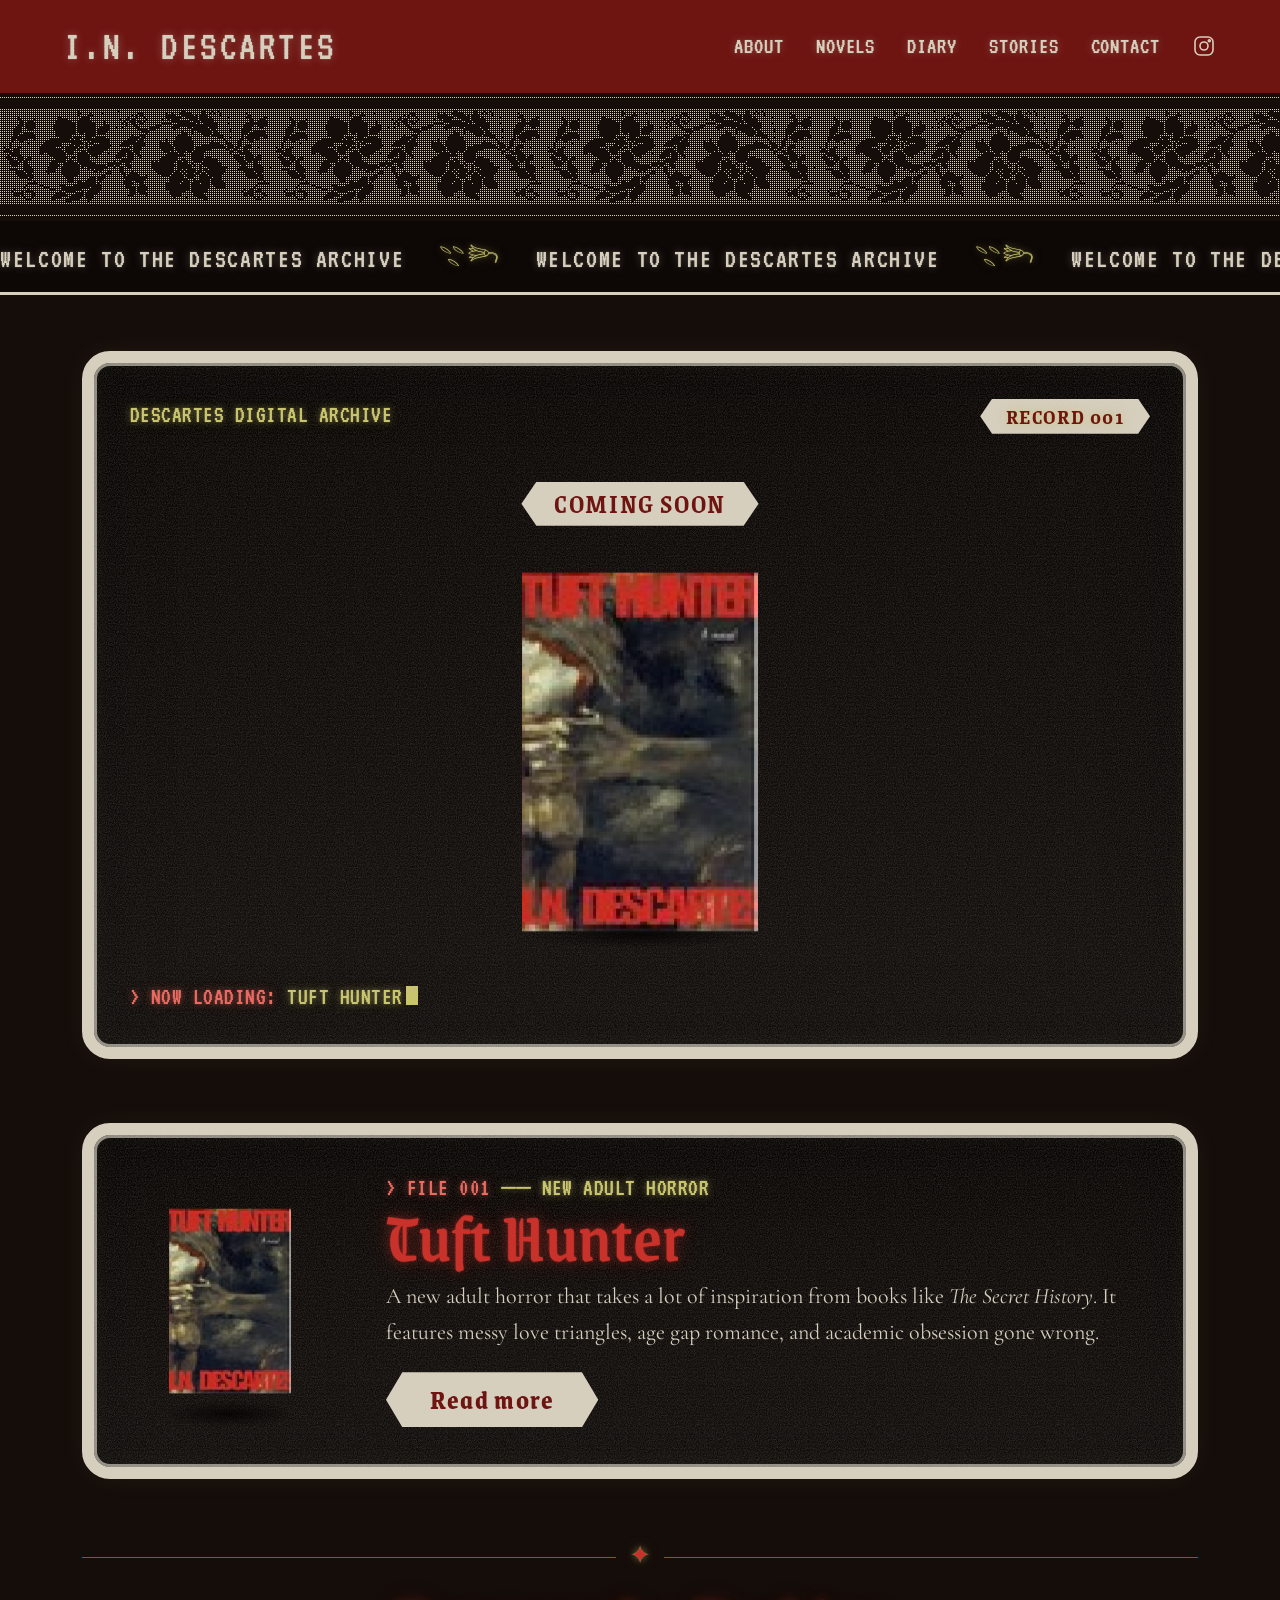
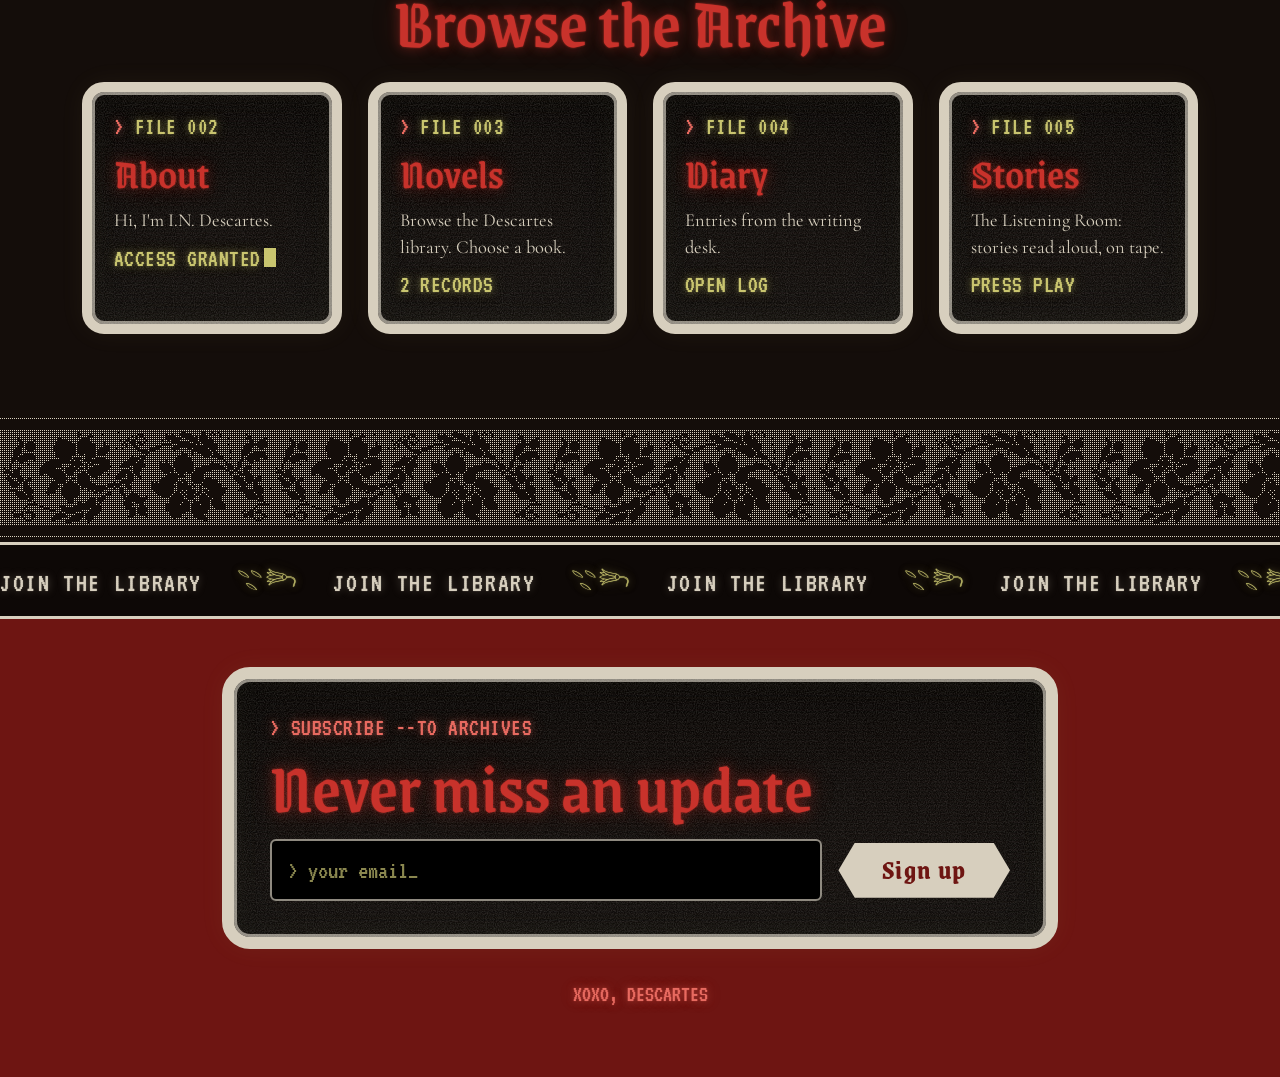
<file: index.html>
<!DOCTYPE html>
<html lang="en">
<head>
<meta charset="UTF-8">
<meta name="viewport" content="width=device-width, initial-scale=1.0">
<title>I.N. Descartes — The Descartes Library</title>
<link rel="preconnect" href="https://fonts.googleapis.com">
<link rel="preconnect" href="https://fonts.gstatic.com" crossorigin>
<link rel="stylesheet" href="assets/archive/archive.css">
<link rel="icon" type="image/png" href="assets/favicon.png">
</head>
<body>

<nav class="site-nav">
  <a class="brand" href="index.html">I.N. Descartes</a>
  <div class="socials">
    <ul>
      <li><a href="about.html">About</a></li>
      <li><a href="novels.html">Novels</a></li>
      <li><a href="diary.html">Diary</a></li>
      <li><a href="stories.html">Stories</a></li>
      <li><a href="contact.html">Contact</a></li>
    </ul>
    <a class="instagram" href="https://www.instagram.com/imani_thee_writer/" target="_blank" rel="noopener" aria-label="Instagram">
      <svg viewBox="0 0 24 24" fill="none" stroke="currentColor" stroke-width="1.6"><rect x="3" y="3" width="18" height="18" rx="5"/><circle cx="12" cy="12" r="4"/><circle cx="17.3" cy="6.7" r="1"/></svg>
    </a>
  </div>
</nav>
<div class="lace" aria-hidden="true"></div>
<div class="ticker" aria-hidden="true"><span class="ticker-track">welcome to the descartes archive <span class="g">𓇢𓆸</span> welcome to the descartes archive <span class="g">𓇢𓆸</span> welcome to the descartes archive <span class="g">𓇢𓆸</span> welcome to the descartes archive <span class="g">𓇢𓆸</span> welcome to the descartes archive <span class="g">𓇢𓆸</span> welcome to the descartes archive <span class="g">𓇢𓆸</span> welcome to the descartes archive <span class="g">𓇢𓆸</span> welcome to the descartes archive <span class="g">𓇢𓆸</span> welcome to the descartes archive <span class="g">𓇢𓆸</span> welcome to the descartes archive <span class="g">𓇢𓆸</span> </span></div>

<main>
  <section class="hero crt fade-in">
    <div class="bar term"><span>Descartes Digital Archive</span><span class="tag">Record 001</span></div>
    <div class="hero-stage">
      <span class="tag" style="font-size:1.7rem">coming soon</span>
      <div class="stage"><div class="book"><div class="face front"></div><div class="face back"></div><div class="face spine"></div><div class="face pages"></div></div><div class="shadow"></div></div>
    </div>
    <div class="term"><span class="p">&gt; now loading:</span> tuft hunter<span class="cursor" aria-hidden="true"></span></div>
  </section>

  <section class="crt novel fade-in">
    <div class="stage"><div class="book mini"><div class="face front"></div><div class="face back"></div><div class="face spine"></div><div class="face pages"></div></div><div class="shadow" style="width:130px;margin-left:-65px"></div></div>
    <div>
      <div class="term"><span class="p">&gt; file 001</span> ── new adult horror</div>
      <h2>Tuft Hunter</h2>
      <p>A new adult horror that takes a lot of inspiration from books like <em>The Secret History</em>. It features messy love triangles, age gap romance, and academic obsession gone wrong.</p>
      <a class="btn" href="novels.html">Read more</a>
    </div>
  </section>

  <section class="fade-in">
    <div class="rule term">✦</div>
    <h2 class="index-title" style="margin:18px 0 26px">Browse the Archive</h2>
    <div class="grid">
      <a class="crt file" href="about.html"><span class="term"><span class="p">&gt;</span> file 002</span><h3>About</h3><p>Hi, I'm I.N. Descartes.</p><span class="term">access granted<span class="cursor" aria-hidden="true"></span></span></a>
      <a class="crt file" href="novels.html"><span class="term"><span class="p">&gt;</span> file 003</span><h3>Novels</h3><p>Browse the Descartes library. Choose a book.</p><span class="term">2 records</span></a>
      <a class="crt file" href="diary.html"><span class="term"><span class="p">&gt;</span> file 004</span><h3>Diary</h3><p>Entries from the writing desk.</p><span class="term">open log</span></a>
      <a class="crt file" href="stories.html"><span class="term"><span class="p">&gt;</span> file 005</span><h3>Stories</h3><p>The Listening Room: stories read aloud, on tape.</p><span class="term">press play</span></a>
    </div>
  </section>
</main>

<footer>
  <div class="lace" aria-hidden="true"></div>
  <div class="ticker" aria-hidden="true" style="border-top:3px solid var(--bone)"><span class="ticker-track" style="animation-duration:14s">join the library <span class="g">𓇢𓆸</span> join the library <span class="g">𓇢𓆸</span> join the library <span class="g">𓇢𓆸</span> join the library <span class="g">𓇢𓆸</span> join the library <span class="g">𓇢𓆸</span> join the library <span class="g">𓇢𓆸</span> join the library <span class="g">𓇢𓆸</span> join the library <span class="g">𓇢𓆸</span> join the library <span class="g">𓇢𓆸</span> join the library <span class="g">𓇢𓆸</span> join the library <span class="g">𓇢𓆸</span> join the library <span class="g">𓇢𓆸</span> </span></div>
  <div class="foot">
    <div class="crt">
      <div class="term"><span class="p">&gt; subscribe --to archives</span></div>
      <h2 style="margin-top:12px">Never miss an update</h2>
      <form class="signup" action="#" method="post">
        <label class="visually-hidden" for="signup-email">Email address</label>
        <input type="email" id="signup-email" name="email" placeholder="&gt; your email_" required>
        <button class="btn" type="submit">Sign up</button>
      </form>
    </div>
    <p class="signoff">xoxo, descartes</p>
  </div>
</footer>

<script src="script.js"></script>
<script src="assets/archive/archive.js"></script>
<script src="https://identity.netlify.com/v1/netlify-identity-widget.js"></script>
<script>
  if (window.netlifyIdentity) {
    window.netlifyIdentity.on("init", function (user) {
      if (!user) {
        window.netlifyIdentity.on("login", function () {
          document.location.href = "/admin/";
        });
      }
    });
  }
</script>
</body>
</html>
</file>
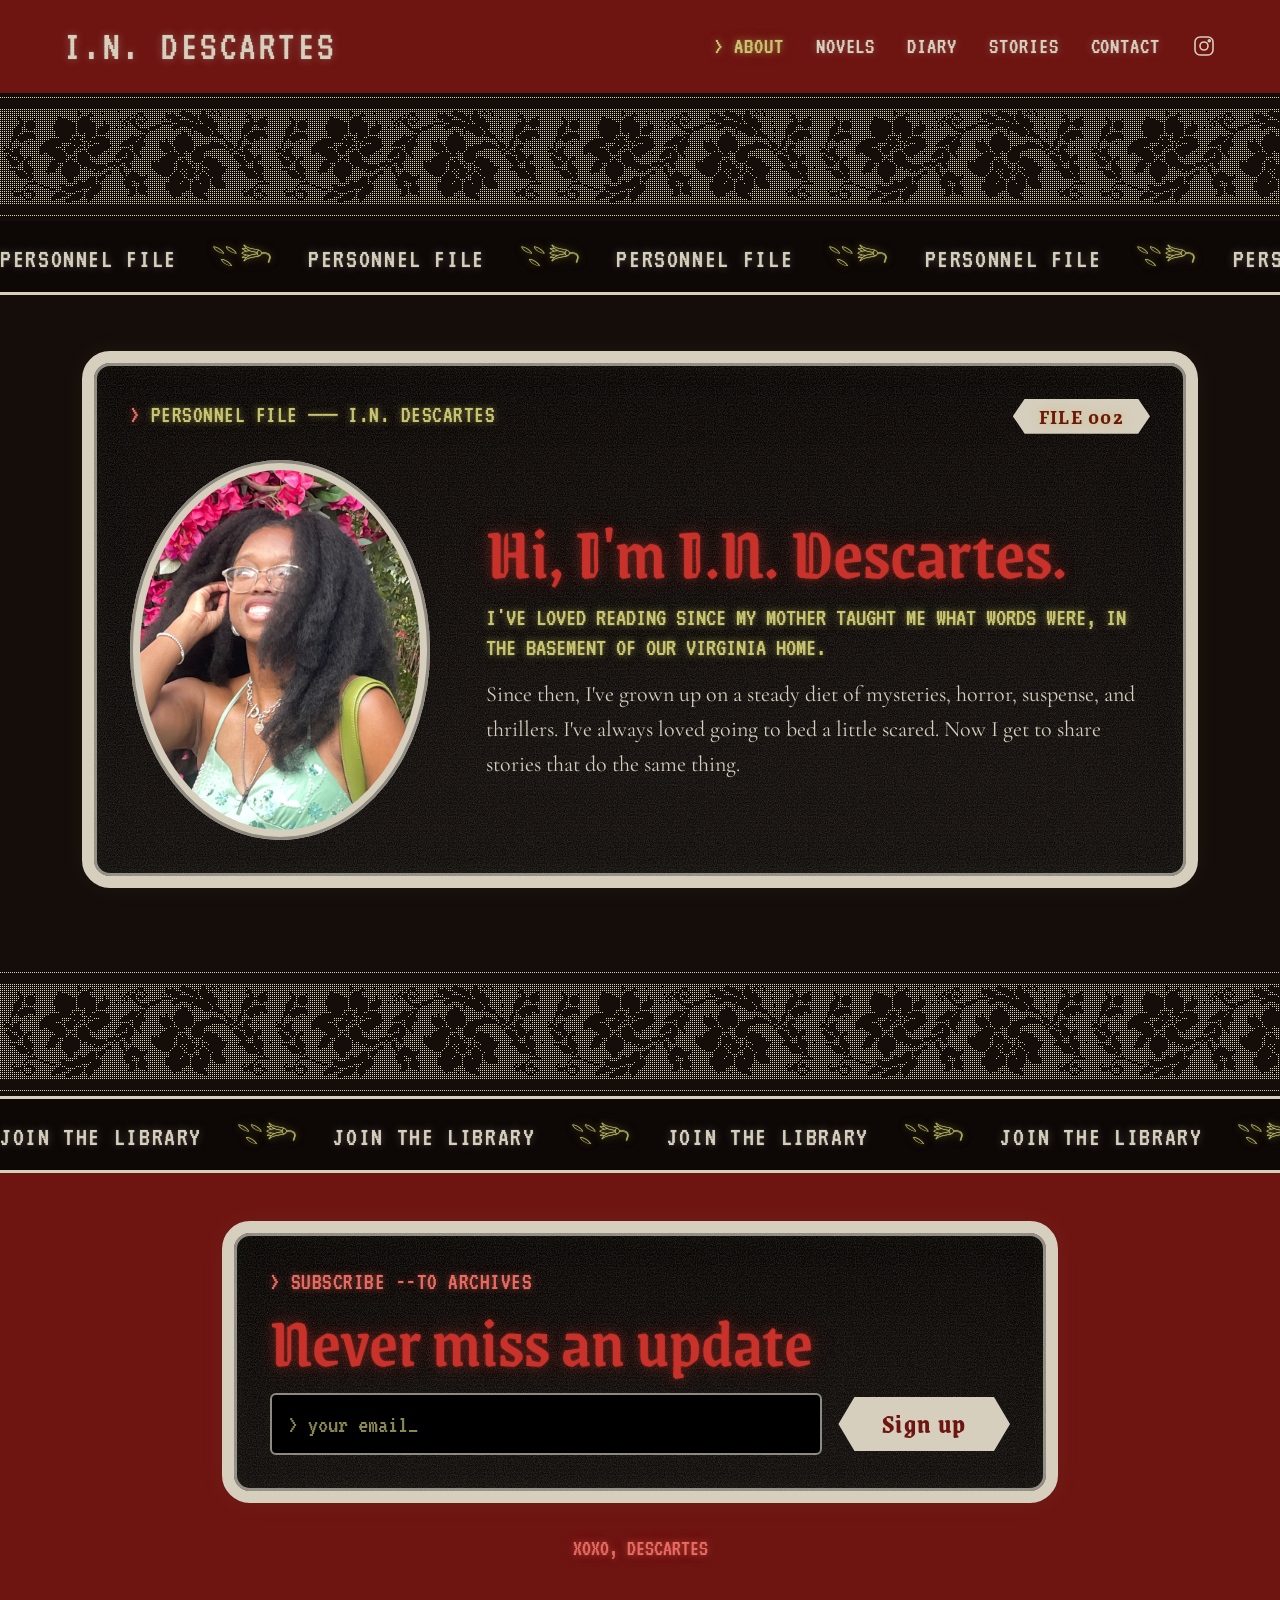
<file: about.html>
<!DOCTYPE html>
<html lang="en">
<head>
<meta charset="UTF-8">
<meta name="viewport" content="width=device-width, initial-scale=1.0">
<title>About — I.N. Descartes</title>
<link rel="preconnect" href="https://fonts.googleapis.com">
<link rel="preconnect" href="https://fonts.gstatic.com" crossorigin>
<link rel="stylesheet" href="assets/archive/archive.css">
<link rel="icon" type="image/png" href="assets/favicon.png">
</head>
<body>

<nav class="site-nav">
  <a class="brand" href="index.html">I.N. Descartes</a>
  <div class="socials">
    <ul>
      <li><a href="about.html" aria-current="page">About</a></li>
      <li><a href="novels.html">Novels</a></li>
      <li><a href="diary.html">Diary</a></li>
      <li><a href="stories.html">Stories</a></li>
      <li><a href="contact.html">Contact</a></li>
    </ul>
    <a class="instagram" href="https://www.instagram.com/imani_thee_writer/" target="_blank" rel="noopener" aria-label="Instagram">
      <svg viewBox="0 0 24 24" fill="none" stroke="currentColor" stroke-width="1.6"><rect x="3" y="3" width="18" height="18" rx="5"/><circle cx="12" cy="12" r="4"/><circle cx="17.3" cy="6.7" r="1"/></svg>
    </a>
  </div>
</nav>
<div class="lace" aria-hidden="true"></div>
<div class="ticker" aria-hidden="true"><span class="ticker-track">personnel file <span class="g">𓇢𓆸</span> personnel file <span class="g">𓇢𓆸</span> personnel file <span class="g">𓇢𓆸</span> personnel file <span class="g">𓇢𓆸</span> personnel file <span class="g">𓇢𓆸</span> personnel file <span class="g">𓇢𓆸</span> personnel file <span class="g">𓇢𓆸</span> personnel file <span class="g">𓇢𓆸</span> personnel file <span class="g">𓇢𓆸</span> personnel file <span class="g">𓇢𓆸</span> </span></div>

<main>
  <section class="crt fade-in">
    <div class="bar term" style="margin-bottom:26px"><span><span class="p">&gt;</span> personnel file ── i.n. descartes</span><span class="tag">File 002</span></div>
    <div class="person">
      <div class="oval"><img src="assets/portrait.jpg" alt="Portrait of I.N. Descartes surrounded by pink bougainvillea"></div>
      <div>
        <h1 style="font-size:clamp(2.8rem,6vw,4.6rem)">Hi, I'm I.N. Descartes.</h1>
        <p class="intro">I've loved reading since my mother taught me what words were, in the basement of our Virginia home.</p>
        <p>Since then, I've grown up on a steady diet of mysteries, horror, suspense, and thrillers. I've always loved going to bed a little scared. Now I get to share stories that do the same thing.</p>
      </div>
    </div>
  </section>
</main>

<footer>
  <div class="lace" aria-hidden="true"></div>
  <div class="ticker" aria-hidden="true" style="border-top:3px solid var(--bone)"><span class="ticker-track" style="animation-duration:14s">join the library <span class="g">𓇢𓆸</span> join the library <span class="g">𓇢𓆸</span> join the library <span class="g">𓇢𓆸</span> join the library <span class="g">𓇢𓆸</span> join the library <span class="g">𓇢𓆸</span> join the library <span class="g">𓇢𓆸</span> join the library <span class="g">𓇢𓆸</span> join the library <span class="g">𓇢𓆸</span> join the library <span class="g">𓇢𓆸</span> join the library <span class="g">𓇢𓆸</span> join the library <span class="g">𓇢𓆸</span> join the library <span class="g">𓇢𓆸</span> </span></div>
  <div class="foot">
    <div class="crt">
      <div class="term"><span class="p">&gt; subscribe --to archives</span></div>
      <h2 style="margin-top:12px">Never miss an update</h2>
      <form class="signup" action="#" method="post">
        <label class="visually-hidden" for="signup-email">Email address</label>
        <input type="email" id="signup-email" name="email" placeholder="&gt; your email_" required>
        <button class="btn" type="submit">Sign up</button>
      </form>
    </div>
    <p class="signoff">xoxo, descartes</p>
  </div>
</footer>

<script src="script.js"></script>
<script src="assets/archive/archive.js"></script>
</body>
</html>
</file>
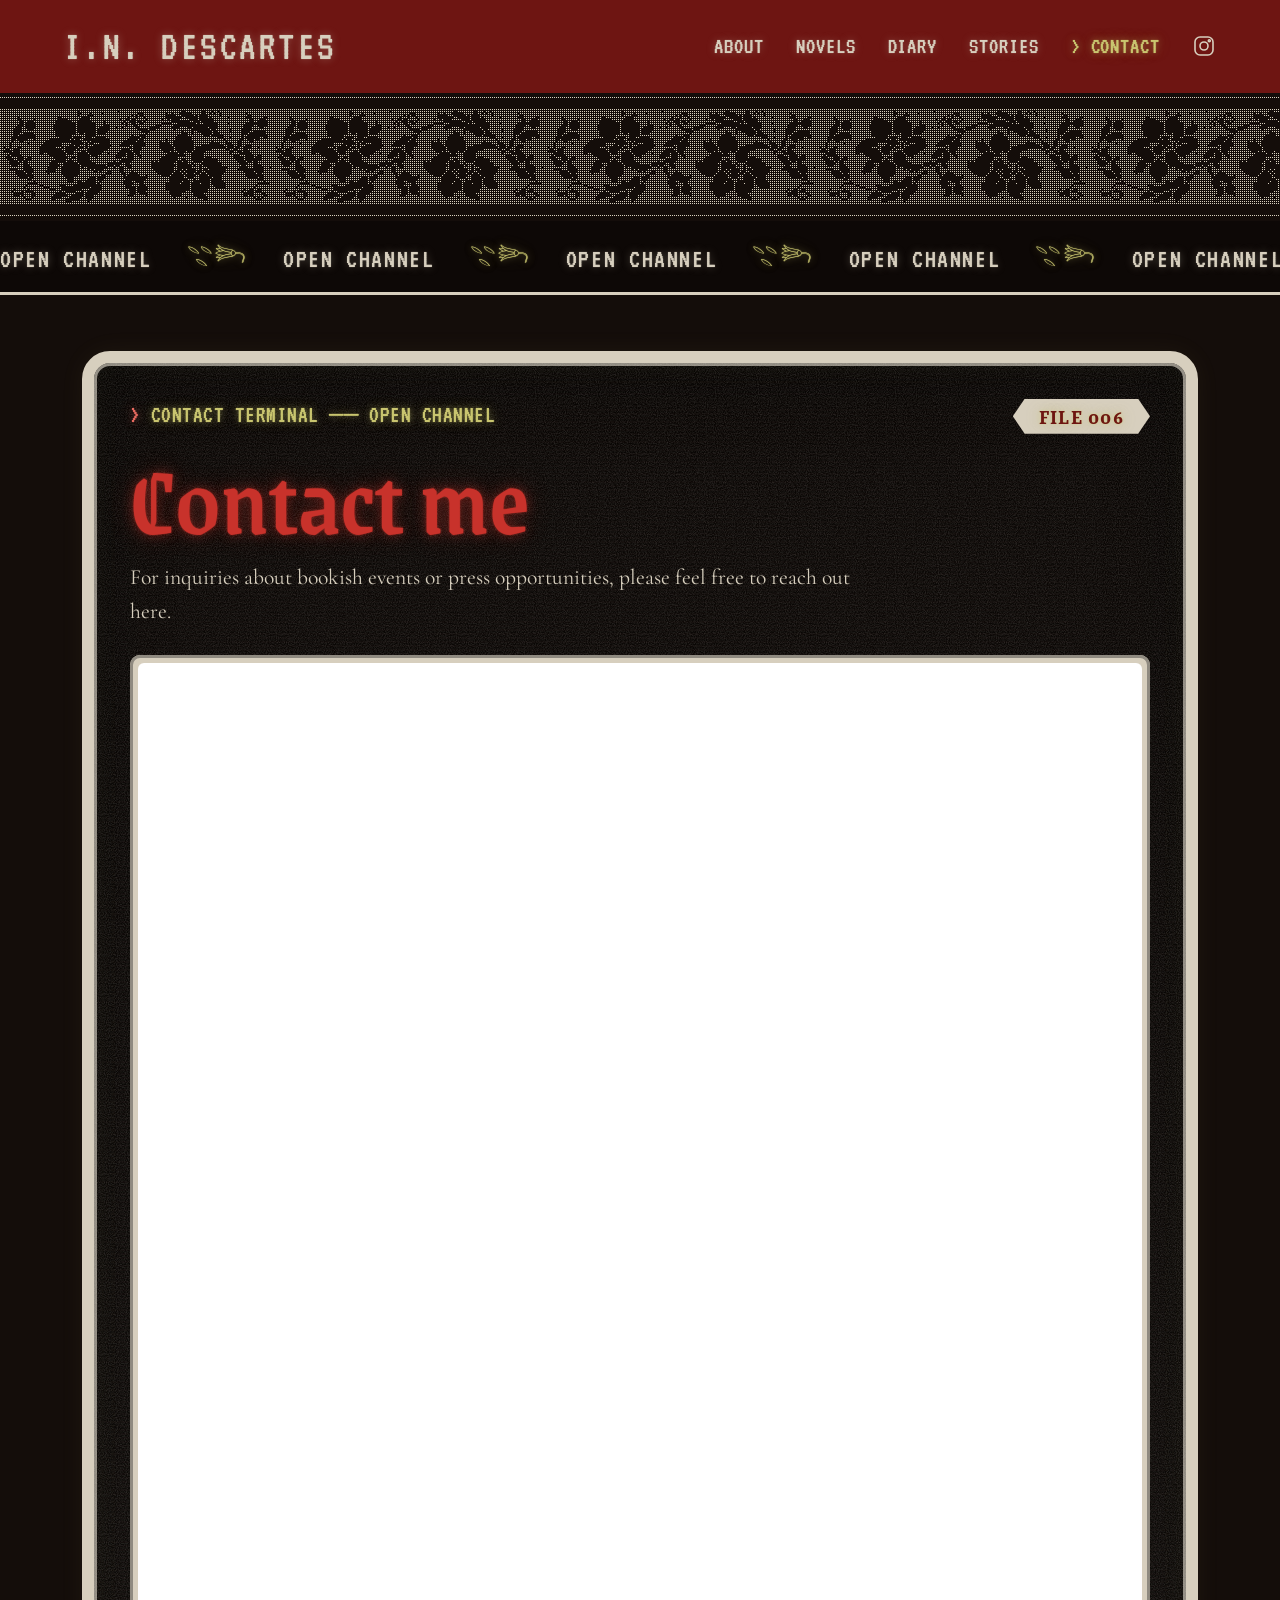
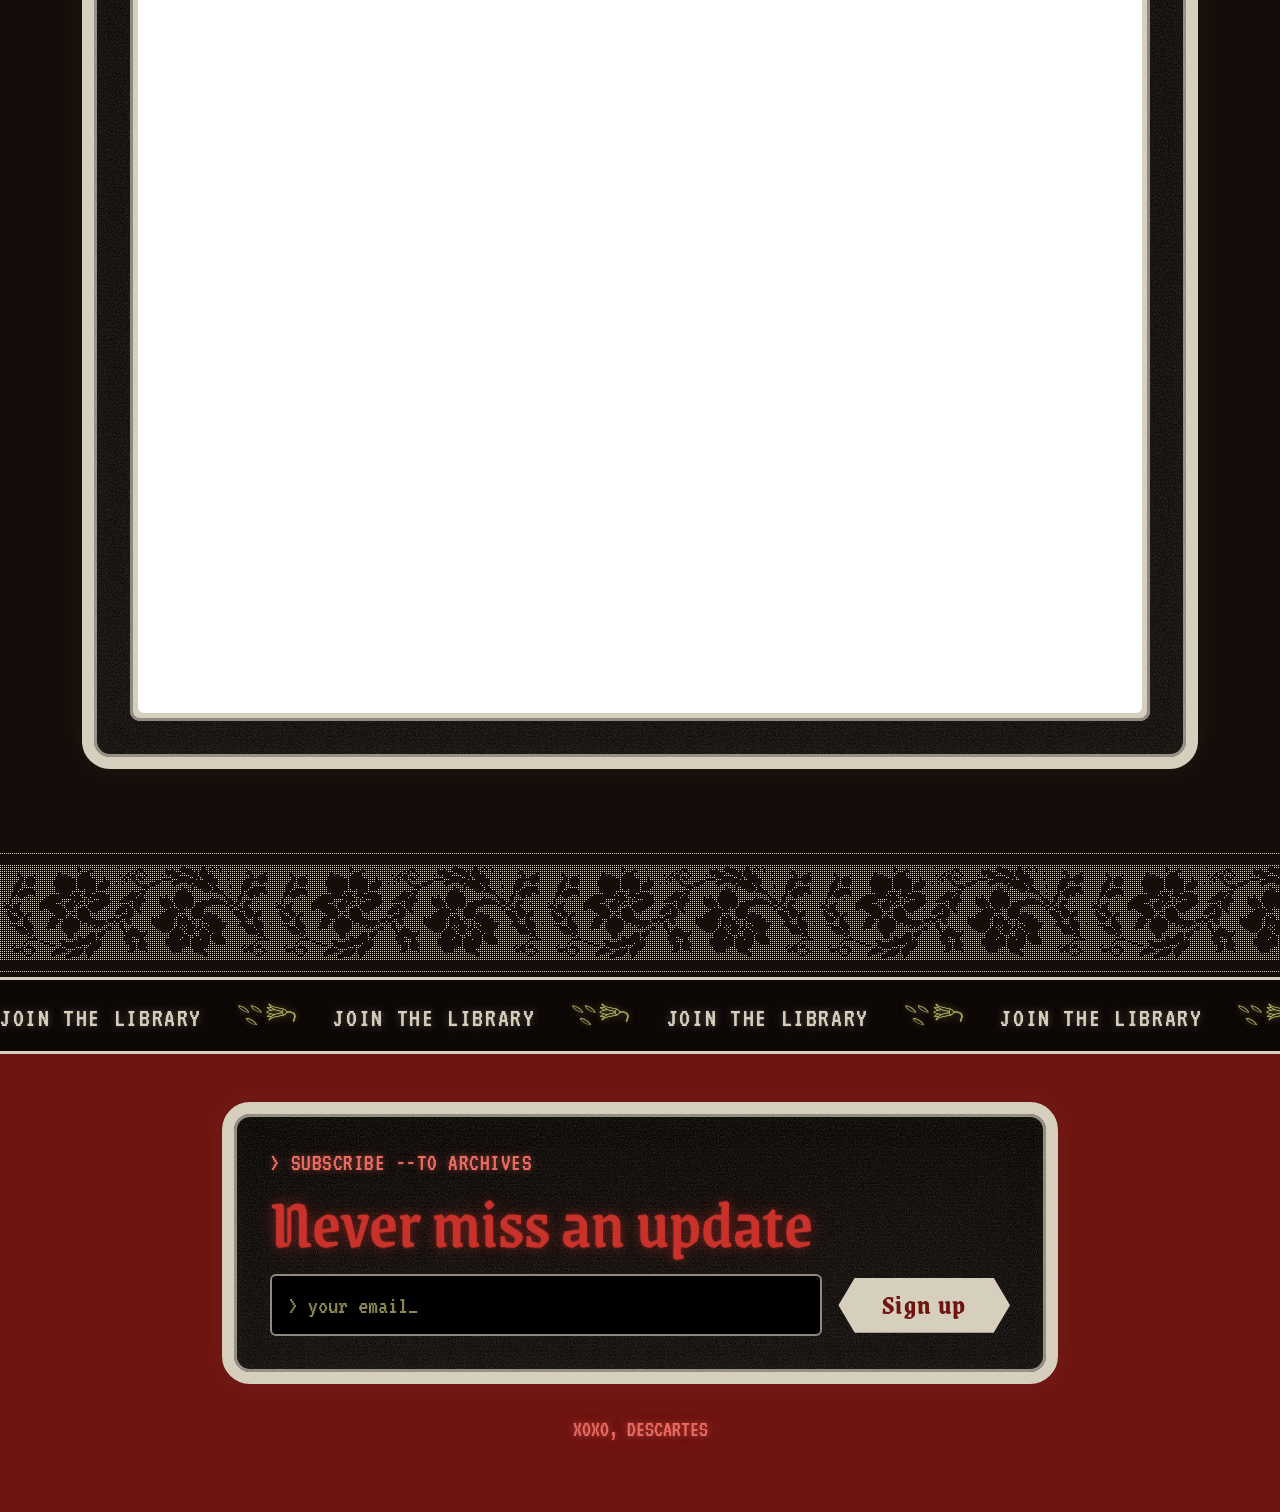
<file: contact.html>
<!DOCTYPE html>
<html lang="en">
<head>
<meta charset="UTF-8">
<meta name="viewport" content="width=device-width, initial-scale=1.0">
<title>Contact — I.N. Descartes</title>
<link rel="preconnect" href="https://fonts.googleapis.com">
<link rel="preconnect" href="https://fonts.gstatic.com" crossorigin>
<link rel="stylesheet" href="assets/archive/archive.css">
<link rel="icon" type="image/png" href="assets/favicon.png">
</head>
<body>

<nav class="site-nav">
  <a class="brand" href="index.html">I.N. Descartes</a>
  <div class="socials">
    <ul>
      <li><a href="about.html">About</a></li>
      <li><a href="novels.html">Novels</a></li>
      <li><a href="diary.html">Diary</a></li>
      <li><a href="stories.html">Stories</a></li>
      <li><a href="contact.html" aria-current="page">Contact</a></li>
    </ul>
    <a class="instagram" href="https://www.instagram.com/imani_thee_writer/" target="_blank" rel="noopener" aria-label="Instagram">
      <svg viewBox="0 0 24 24" fill="none" stroke="currentColor" stroke-width="1.6"><rect x="3" y="3" width="18" height="18" rx="5"/><circle cx="12" cy="12" r="4"/><circle cx="17.3" cy="6.7" r="1"/></svg>
    </a>
  </div>
</nav>
<div class="lace" aria-hidden="true"></div>
<div class="ticker" aria-hidden="true"><span class="ticker-track">open channel <span class="g">𓇢𓆸</span> open channel <span class="g">𓇢𓆸</span> open channel <span class="g">𓇢𓆸</span> open channel <span class="g">𓇢𓆸</span> open channel <span class="g">𓇢𓆸</span> open channel <span class="g">𓇢𓆸</span> open channel <span class="g">𓇢𓆸</span> open channel <span class="g">𓇢𓆸</span> open channel <span class="g">𓇢𓆸</span> open channel <span class="g">𓇢𓆸</span> </span></div>

<main>
  <section class="crt fade-in">
    <div class="bar term" style="margin-bottom:18px"><span><span class="p">&gt;</span> contact terminal ── open channel</span><span class="tag">File 006</span></div>
    <h1>Contact me</h1>
    <p class="lede" style="margin:14px 0 26px;text-align:left">For inquiries about bookish events or press opportunities, please feel free to reach out here.</p>
    <div class="gform-frame">
      <iframe
        src="https://docs.google.com/forms/d/e/1FAIpQLSdWG2SNH4j5Aub8FkmsNKEBdBGNMsRjFI2XYbxg5KihSg1f3A/viewform?embedded=true"
        title="Contact form — submissions save to Google Drive"
        width="100%"
        frameborder="0"
        marginheight="0"
        marginwidth="0">
        Loading…
      </iframe>
    </div>
  </section>
</main>

<footer>
  <div class="lace" aria-hidden="true"></div>
  <div class="ticker" aria-hidden="true" style="border-top:3px solid var(--bone)"><span class="ticker-track" style="animation-duration:14s">join the library <span class="g">𓇢𓆸</span> join the library <span class="g">𓇢𓆸</span> join the library <span class="g">𓇢𓆸</span> join the library <span class="g">𓇢𓆸</span> join the library <span class="g">𓇢𓆸</span> join the library <span class="g">𓇢𓆸</span> join the library <span class="g">𓇢𓆸</span> join the library <span class="g">𓇢𓆸</span> join the library <span class="g">𓇢𓆸</span> join the library <span class="g">𓇢𓆸</span> join the library <span class="g">𓇢𓆸</span> join the library <span class="g">𓇢𓆸</span> </span></div>
  <div class="foot">
    <div class="crt">
      <div class="term"><span class="p">&gt; subscribe --to archives</span></div>
      <h2 style="margin-top:12px">Never miss an update</h2>
      <form class="signup" action="#" method="post">
        <label class="visually-hidden" for="signup-email">Email address</label>
        <input type="email" id="signup-email" name="email" placeholder="&gt; your email_" required>
        <button class="btn" type="submit">Sign up</button>
      </form>
    </div>
    <p class="signoff">xoxo, descartes</p>
  </div>
</footer>

<script src="script.js"></script>
<script src="assets/archive/archive.js"></script>
</body>
</html>
</file>
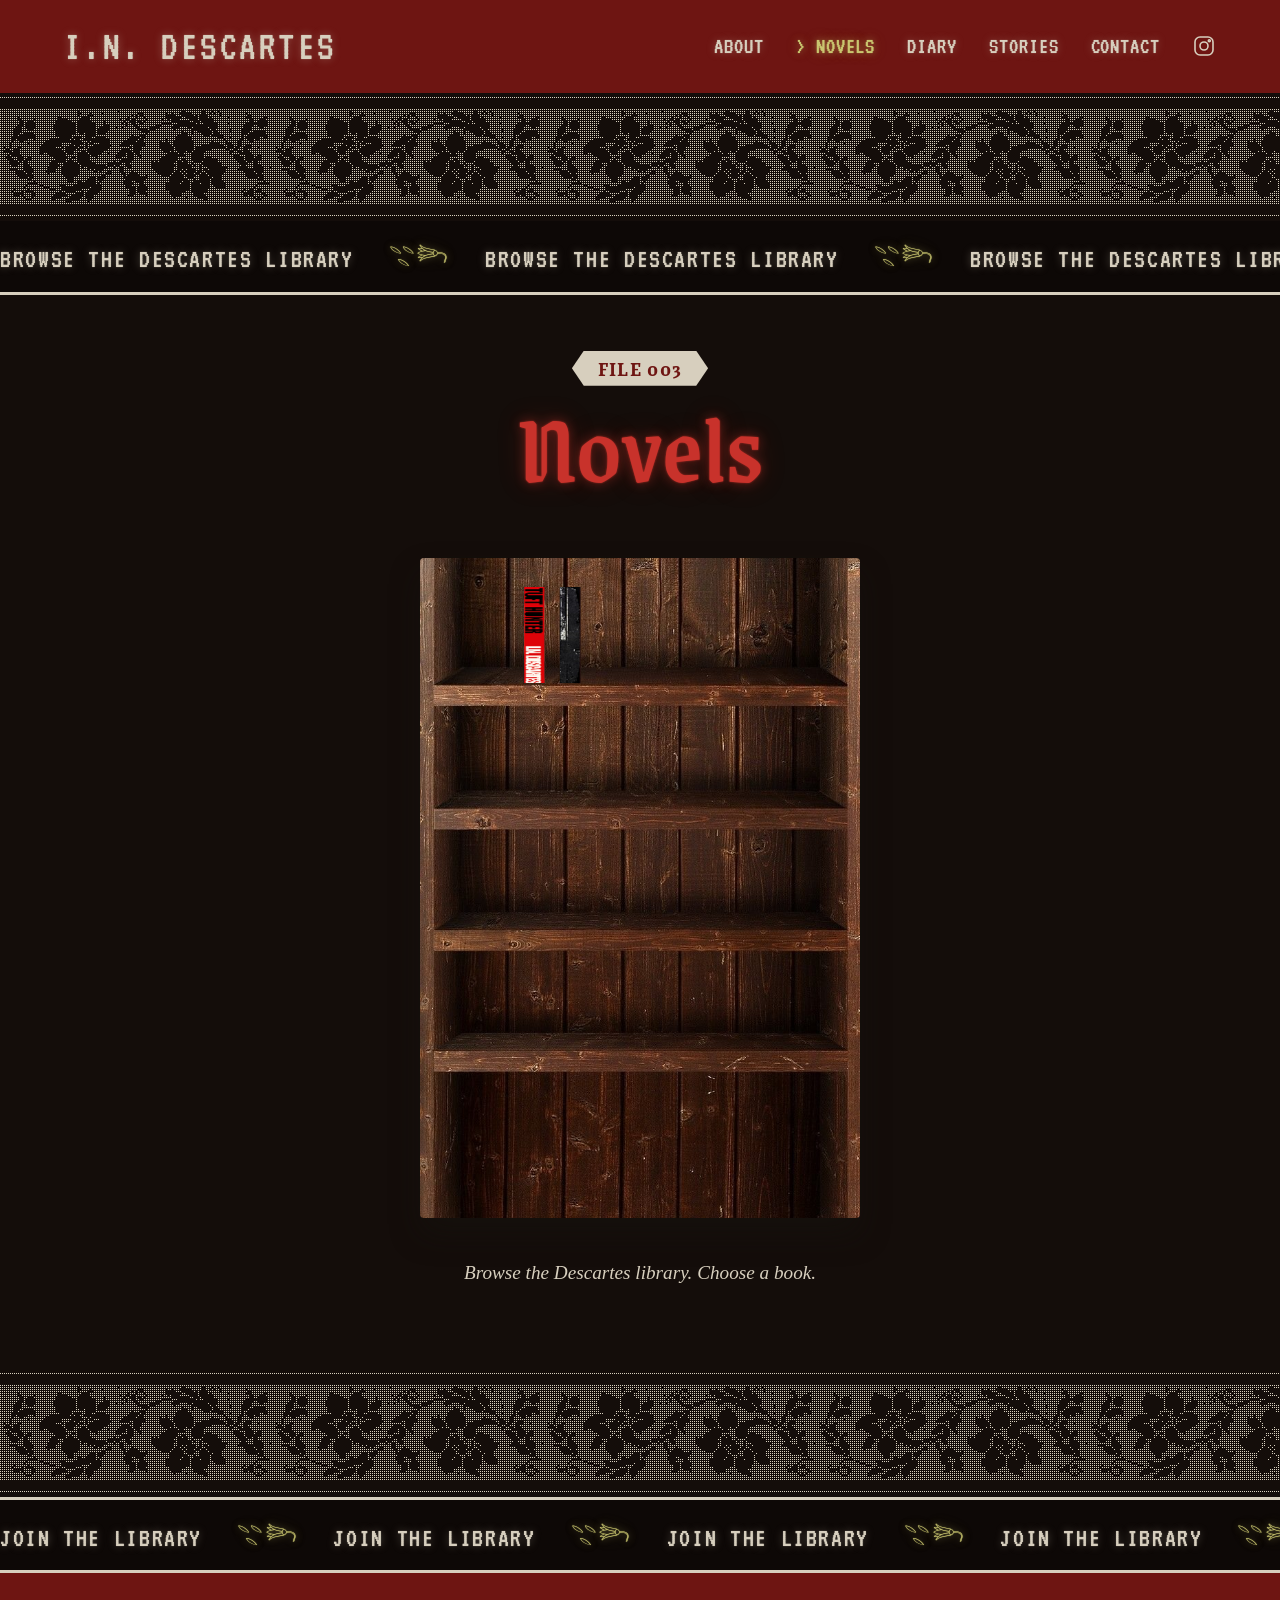
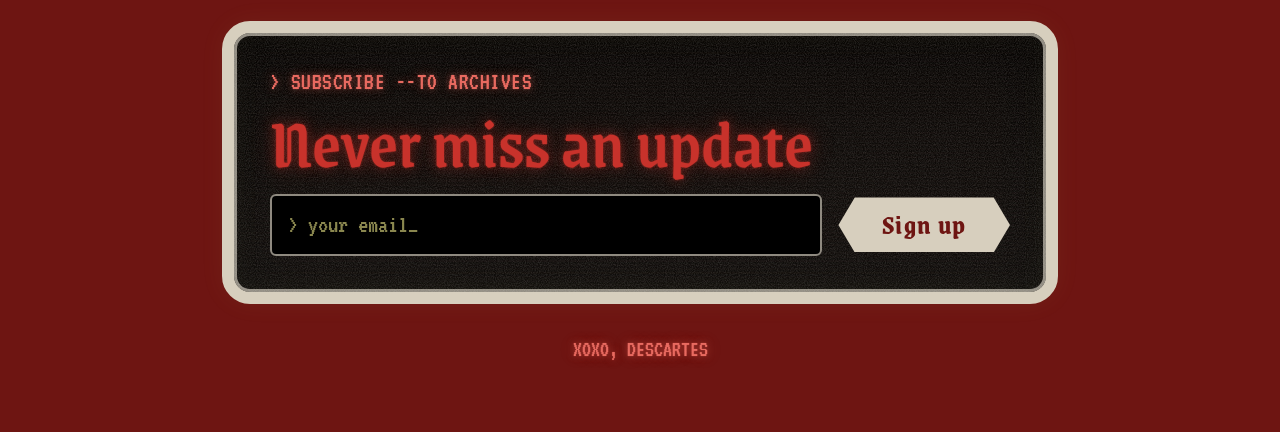
<file: novels.html>
<!DOCTYPE html>
<html lang="en">
<head>
<meta charset="UTF-8">
<meta name="viewport" content="width=device-width, initial-scale=1.0">
<title>Novels — I.N. Descartes</title>
<link rel="preconnect" href="https://fonts.googleapis.com">
<link rel="preconnect" href="https://fonts.gstatic.com" crossorigin>
<link rel="stylesheet" href="assets/archive/archive.css">
<link rel="stylesheet" href="assets/archive/shelf-original.css">
<link rel="icon" type="image/png" href="assets/favicon.png">
</head>
<body>

<nav class="site-nav">
  <a class="brand" href="index.html">I.N. Descartes</a>
  <div class="socials">
    <ul>
      <li><a href="about.html">About</a></li>
      <li><a href="novels.html" aria-current="page">Novels</a></li>
      <li><a href="diary.html">Diary</a></li>
      <li><a href="stories.html">Stories</a></li>
      <li><a href="contact.html">Contact</a></li>
    </ul>
    <a class="instagram" href="https://www.instagram.com/imani_thee_writer/" target="_blank" rel="noopener" aria-label="Instagram">
      <svg viewBox="0 0 24 24" fill="none" stroke="currentColor" stroke-width="1.6"><rect x="3" y="3" width="18" height="18" rx="5"/><circle cx="12" cy="12" r="4"/><circle cx="17.3" cy="6.7" r="1"/></svg>
    </a>
  </div>
</nav>
<div class="lace" aria-hidden="true"></div>
<div class="ticker" aria-hidden="true"><span class="ticker-track">browse the descartes library <span class="g">𓇢𓆸</span> browse the descartes library <span class="g">𓇢𓆸</span> browse the descartes library <span class="g">𓇢𓆸</span> browse the descartes library <span class="g">𓇢𓆸</span> browse the descartes library <span class="g">𓇢𓆸</span> browse the descartes library <span class="g">𓇢𓆸</span> browse the descartes library <span class="g">𓇢𓆸</span> browse the descartes library <span class="g">𓇢𓆸</span> browse the descartes library <span class="g">𓇢𓆸</span> browse the descartes library <span class="g">𓇢𓆸</span> </span></div>

<main>
  <div class="page-head fade-in"><span class="tag">File 003</span><h1>Novels</h1></div>
  <section class="fade-in">
    <div class="shelf-display">
      <div class="shelf-book stage-wrapper-v3-mini"
           role="button" tabindex="0"
           aria-label="Pick up Tuft Hunter to take a closer look"
           data-title="tuft hunter"
           data-summary="Agatha Aldridge is a micro influencer living out her dark academia dreams by enrolling as a freshman at Boston University. At orientation, she meets Portia Montgomery — Boston royalty, old money, and a streamer with over a million followers."
           style="left:26%; --book-w:15cqw; --book-h:22cqw; --book-d:4.5cqw; min-height:0;">
        <div class="th-stage">
          <div class="scene-wrap">
            <div class="scene">
              <div class="book">
                <div class="face front"></div>
                <div class="face back"></div>
                <div class="face spine"></div>
                <div class="face pages"></div>
              </div>
            </div>
            <div class="ground-shadow"></div>
          </div>
        </div>
      </div>

      <div class="shelf-book book-placeholder stage-wrapper-v3-mini"
           role="button" tabindex="0"
           aria-label="Pick up the unknown book to take a closer look"
           data-title="unknown"
           data-summary="Small town slasher"
           style="left:34%; --book-w:15cqw; --book-h:22cqw; --book-d:4.5cqw; min-height:0;">
        <div class="th-stage">
          <div class="scene-wrap">
            <div class="scene">
              <div class="book">
                <div class="face front"></div>
                <div class="face back"></div>
                <div class="face spine"></div>
                <div class="face pages"></div>
              </div>
            </div>
            <div class="ground-shadow"></div>
          </div>
        </div>
      </div>
    </div>

    <p class="shelf-prompt">Browse the Descartes library. Choose a book.</p>
  </section>
</main>

<div class="book-focus-overlay" id="bookFocusOverlay" aria-hidden="true">
  <div class="book-focus-inner">
    <button class="book-focus-close" id="bookFocusClose" aria-label="Put the book back">&times;</button>
    <div class="stage-wrapper-v3-thick" id="bookFocusStage">
      <div class="arch-glow"></div>
      <div class="th-stage">
        <div class="scene-wrap">
          <div class="scene">
            <div class="book">
              <div class="face front"></div>
              <div class="face back"></div>
              <div class="face spine"></div>
              <div class="face pages"></div>
            </div>
          </div>
          <div class="ground-shadow"></div>
        </div>
      </div>
    </div>
    <div class="book-focus-text">
      <span class="book-focus-title" id="bookFocusTitle"></span>
      <p class="book-focus-summary" id="bookFocusSummary"></p>
      <span class="status">Coming soon</span>
    </div>
  </div>
</div>

<footer>
  <div class="lace" aria-hidden="true"></div>
  <div class="ticker" aria-hidden="true" style="border-top:3px solid var(--bone)"><span class="ticker-track" style="animation-duration:14s">join the library <span class="g">𓇢𓆸</span> join the library <span class="g">𓇢𓆸</span> join the library <span class="g">𓇢𓆸</span> join the library <span class="g">𓇢𓆸</span> join the library <span class="g">𓇢𓆸</span> join the library <span class="g">𓇢𓆸</span> join the library <span class="g">𓇢𓆸</span> join the library <span class="g">𓇢𓆸</span> join the library <span class="g">𓇢𓆸</span> join the library <span class="g">𓇢𓆸</span> join the library <span class="g">𓇢𓆸</span> join the library <span class="g">𓇢𓆸</span> </span></div>
  <div class="foot">
    <div class="crt">
      <div class="term"><span class="p">&gt; subscribe --to archives</span></div>
      <h2 style="margin-top:12px">Never miss an update</h2>
      <form class="signup" action="#" method="post">
        <label class="visually-hidden" for="signup-email">Email address</label>
        <input type="email" id="signup-email" name="email" placeholder="&gt; your email_" required>
        <button class="btn" type="submit">Sign up</button>
      </form>
    </div>
    <p class="signoff">xoxo, descartes</p>
  </div>
</footer>

<script src="script.js"></script>
<script src="assets/archive/archive.js"></script>
</body>
</html>
</file>
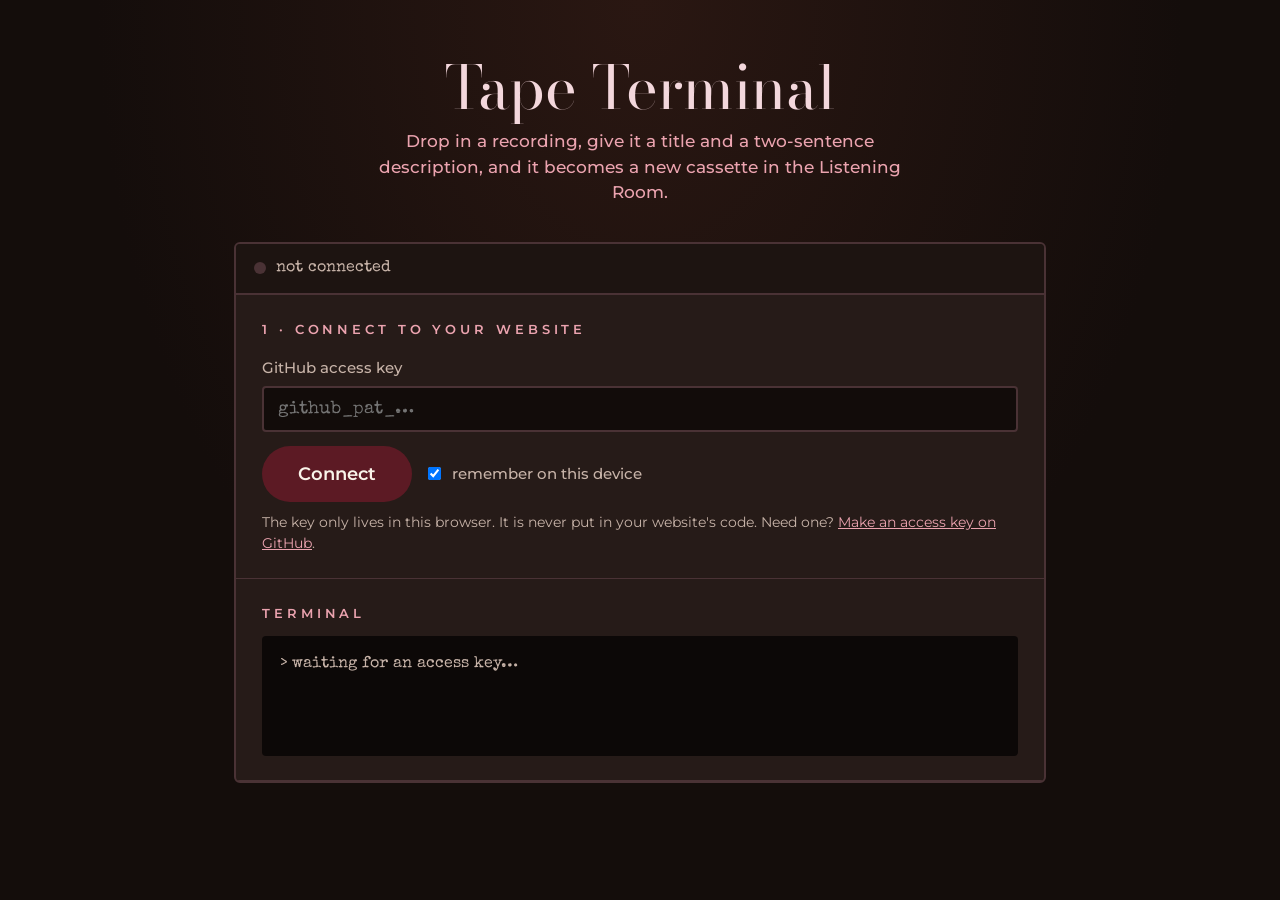
<file: upload.html>
<!doctype html>
<html lang="en">
<head>
<meta charset="utf-8">
<meta name="viewport" content="width=device-width, initial-scale=1">
<meta name="robots" content="noindex, nofollow">
<title>Tape Terminal | The Descartes Library</title>
<link rel="preconnect" href="https://fonts.googleapis.com">
<link rel="preconnect" href="https://fonts.gstatic.com" crossorigin>
<link href="https://fonts.googleapis.com/css2?family=Bodoni+Moda:ital,wght@0,400;1,400&family=EB+Garamond&family=Montserrat:wght@500;600&family=Special+Elite&display=swap" rel="stylesheet">
<style>
  :root{
    --burgundy:#5c1a24; --red:#8e2a3b; --pink:#f3d7dc; --sage:#a9bf95; --crimson:#d33043;
    --room:#140d0b; --raised:#261b18; --hairline:#4a3235; --ink:#f4eadb; --ink-muted:#c7b3a8; --link:#eba3af;
    --typed:"Special Elite","Courier New",monospace;
  }
  *{box-sizing:border-box}
  body{margin:0;background:radial-gradient(ellipse at 50% 0%,#2a1712 0%,var(--room) 60%);background-color:var(--room);min-height:100vh;color:var(--ink);font-family:"EB Garamond",Garamond,Georgia,serif;font-size:20px;line-height:1.6}
  main{max-width:860px;margin:0 auto;padding:56px 24px 80px}
  h1{font-family:"Bodoni Moda",Didot,serif;font-weight:400;font-size:clamp(40px,6vw,60px);line-height:1.05;margin:0;color:var(--pink);text-align:center}
  .lede{font-family:Montserrat,Arial,sans-serif;font-weight:500;font-size:17px;color:var(--link);text-align:center;margin:10px auto 36px;max-width:560px;line-height:1.5}

  .terminal{background:var(--raised);border:2px solid var(--hairline);border-radius:6px;overflow:hidden}
  .bar{display:flex;align-items:center;gap:10px;padding:12px 18px;background:#1d1411;border-bottom:2px solid var(--hairline);font-family:var(--typed);font-size:16px;color:var(--ink-muted)}
  .dot{width:12px;height:12px;border-radius:50%;background:var(--hairline)} .dot.on{background:var(--sage)}
  .section{padding:24px 26px;border-bottom:1px solid var(--hairline)}
  .section:last-child{border-bottom:0}
  .step{font-family:Montserrat,sans-serif;font-weight:600;font-size:13px;letter-spacing:.3em;text-transform:uppercase;color:var(--link);margin:0 0 12px}
  label{display:block;font-family:Montserrat,sans-serif;font-weight:500;font-size:15px;color:var(--ink-muted);margin:16px 0 6px}
  input[type=text],input[type=password],textarea{width:100%;background:#120c0a;border:2px solid var(--hairline);border-radius:4px;color:var(--ink);font-family:var(--typed);font-size:18px;padding:12px 14px}
  textarea{min-height:96px;resize:vertical;line-height:1.4}
  input:focus,textarea:focus{outline:none;border-color:var(--link)}
  .row{display:flex;flex-wrap:wrap;gap:12px;align-items:center;margin-top:14px}
  .btn{border:0;border-radius:999px;cursor:pointer;font-family:Montserrat,sans-serif;font-weight:600;color:#faf4ea;background:var(--burgundy);padding:16px 36px;font-size:18px;min-height:56px;transition:background .2s}
  .btn:hover{background:var(--red)} .btn:disabled{opacity:.45;cursor:not-allowed}
  .btn:focus-visible{outline:2px solid var(--pink);outline-offset:3px}
  .btn-quiet{background:var(--hairline);padding:12px 22px;font-size:15px;min-height:46px} .btn-quiet:hover{background:var(--red)}
  .small{font-family:Montserrat,sans-serif;font-size:14px;color:var(--ink-muted);line-height:1.5;margin:10px 0 0}
  .small a{color:var(--link)}
  .counter{font-family:Montserrat,sans-serif;font-size:13px;color:var(--ink-muted);text-align:right;margin-top:4px}

  .drop{display:flex;align-items:center;gap:22px;border:2px dashed var(--hairline);border-radius:6px;padding:22px;cursor:pointer;transition:border-color .2s,background .2s}
  .drop:hover,.drop.over{border-color:var(--link);background:#2f211d}
  .drop.loaded{border-style:solid;border-color:var(--sage)}
  .drop svg{flex:none}
  .drop-text{font-family:var(--typed);font-size:18px;color:var(--ink-muted)}
  .drop-text strong{display:block;color:var(--ink);font-weight:400;font-size:20px}
  #fileInput{position:absolute;width:1px;height:1px;opacity:0;pointer-events:none}

  .log{background:#0c0807;border-radius:4px;padding:16px 18px;font-family:var(--typed);font-size:16px;line-height:1.6;color:var(--sage);min-height:120px;max-height:260px;overflow:auto;white-space:pre-wrap}
  .log .err{color:var(--link)} .log .dim{color:var(--ink-muted)}
  .shelf{list-style:none;padding:0;margin:0;font-family:var(--typed);font-size:17px;color:var(--ink-muted)}
  .shelf li{padding:6px 0;border-bottom:1px dashed var(--hairline)}
  .hidden{display:none}
</style>
</head>
<body>
<main>
  <h1>Tape Terminal</h1>
  <p class="lede">Drop in a recording, give it a title and a two-sentence description, and it becomes a new cassette in the Listening Room.</p>

  <div class="terminal">
    <div class="bar"><span class="dot" id="statusDot"></span><span id="statusText">not connected</span></div>

    <!-- STEP 1: connect -->
    <div class="section" id="connectSection">
      <p class="step">1 · Connect to your website</p>
      <label for="token">GitHub access key</label>
      <input type="password" id="token" autocomplete="off" spellcheck="false" placeholder="github_pat_…">
      <div class="row">
        <button class="btn" id="connectBtn" type="button">Connect</button>
        <label style="margin:0;display:flex;gap:8px;align-items:center;cursor:pointer"><input type="checkbox" id="remember" checked> remember on this device</label>
      </div>
      <p class="small">The key only lives in this browser. It is never put in your website's code. Need one? <a href="https://github.com/settings/personal-access-tokens/new" target="_blank" rel="noopener">Make an access key on GitHub</a>.</p>
    </div>

    <!-- STEP 2: add a tape -->
    <div class="section hidden" id="tapeSection">
      <p class="step">2 · Add a tape</p>
      <label class="drop" id="drop" for="fileInput">
        <svg width="120" height="76" viewBox="0 0 240 150" aria-hidden="true">
          <polygon id="tapeBody" points="8,0 232,0 240,8 240,142 232,150 8,150 0,142 0,8" fill="#4a3235"/>
          <polygon points="22,12 218,12 226,20 226,64 218,72 22,72 14,64 14,20" fill="#f4eadb" opacity=".9"/>
          <polygon points="72,82 168,82 176,90 176,112 168,120 72,120 64,112 64,90" fill="#0d0b0c"/>
          <circle cx="94" cy="101" r="9" fill="#f4eadb"/><circle cx="146" cy="101" r="9" fill="#f4eadb"/>
          <polygon points="52,128 188,128 198,150 42,150" fill="#000" opacity=".22"/>
        </svg>
        <span class="drop-text" id="dropText"><strong>Drop an audio file here</strong>or click to choose one (mp3 or m4a)</span>
      </label>
      <input type="file" id="fileInput" accept="audio/*,.mp3,.m4a,.wav,.ogg,.aac">

      <label for="title">Title</label>
      <input type="text" id="title" maxlength="80" placeholder="the title of your story">
      <label for="desc">Description (two sentences)</label>
      <textarea id="desc" maxlength="320" placeholder="First sentence. Second sentence."></textarea>
      <div class="counter" id="descCount">0 / 320</div>

      <div class="row">
        <button class="btn" id="uploadBtn" type="button" disabled>Put it on the shelf</button>
        <button class="btn btn-quiet" id="forgetBtn" type="button">Forget my key</button>
      </div>
    </div>

    <!-- terminal output -->
    <div class="section">
      <p class="step">Terminal</p>
      <div class="log" id="log" role="log" aria-live="polite"><span class="dim">&gt; waiting for an access key…</span></div>
    </div>

    <div class="section hidden" id="shelfSection">
      <p class="step">Tapes on your shelf</p>
      <ul class="shelf" id="shelf"></ul>
    </div>
  </div>
</main>

<script>
/* Same repo the Listening Room reads from. */
const SETTINGS = { githubUser: "INDESCARTES", repo: "i.n.descartes.github.io", folder: "audio", warnMB: 25 };
const API = `https://api.github.com/repos/${SETTINGS.githubUser}/${SETTINGS.repo}`;
const AUDIO_TYPES = /\.(mp3|m4a|wav|ogg|aac)$/i;
const $ = id => document.getElementById(id);
let token = "", branch = "main", existing = [], file = null;

function log(msg, cls) {
  const line = document.createElement("div"); line.textContent = "> " + msg; if (cls) line.className = cls;
  $("log").appendChild(line); $("log").scrollTop = $("log").scrollHeight;
}
function setStatus(text, on) { $("statusText").textContent = text; $("statusDot").classList.toggle("on", !!on); }
const gh = (path, opts = {}) => fetch(API + path, { ...opts, headers: { Accept: "application/vnd.github+json", Authorization: `Bearer ${token}`, ...(opts.headers || {}) } });
const store = { get: k => { try { return localStorage.getItem(k); } catch (e) { return null; } }, set: (k, v) => { try { localStorage.setItem(k, v); } catch (e) {} }, del: k => { try { localStorage.removeItem(k); } catch (e) {} } };

async function connect() {
  token = $("token").value.trim();
  if (!token) { log("paste your access key first.", "err"); return; }
  $("connectBtn").disabled = true; log("connecting to " + SETTINGS.repo + "…", "dim");
  try {
    const res = await gh("");
    if (res.status === 401) throw new Error("GitHub didn't accept that key. Check you copied all of it, and that it hasn't expired.");
    if (!res.ok) throw new Error("couldn't reach the repo (" + res.status + "). Check the key has access to " + SETTINGS.repo + ".");
    const repo = await res.json(); branch = repo.default_branch || "main";
    if (repo.permissions && !repo.permissions.push) throw new Error("the key can read the repo but can't add files. Give it Contents: Read and write.");
    if ($("remember").checked) store.set("descartes-gh-key", token); else store.del("descartes-gh-key");
    setStatus("connected to " + SETTINGS.repo, true); log("connected. ready for tapes.");
    $("connectSection").classList.add("hidden"); $("tapeSection").classList.remove("hidden");
    await refreshShelf();
  } catch (e) { log(e.message, "err"); setStatus("not connected"); }
  $("connectBtn").disabled = false;
}

async function refreshShelf() {
  const res = await gh(`/contents/${SETTINGS.folder}?ref=${encodeURIComponent(branch)}`);
  const files = res.ok ? await res.json() : [];
  existing = files.map(f => f.name);
  const byName = Object.fromEntries(files.map(f => [f.name, f]));
  const tapes = existing.filter(n => AUDIO_TYPES.test(n)).sort((a, b) => a.localeCompare(b, undefined, { numeric: true }));
  // show each tape's real title (first line of its description file), not the file name
  const titles = await Promise.all(tapes.map(async n => {
    const txt = byName[n.replace(AUDIO_TYPES, "") + ".txt"];
    if (txt && txt.download_url) {
      try { const r = await fetch(txt.download_url, { cache: "no-store" }); const line = r.ok ? (await r.text()).split(/\r?\n/)[0].trim() : ""; if (line && !line.startsWith("<")) return line; } catch (e) {}
    }
    return n.replace(AUDIO_TYPES, "").replace(/^\d+[\s._-]*/, "").replace(/[-_]+/g, " ");
  }));
  $("shelf").innerHTML = "";
  tapes.forEach((n, i) => { const li = document.createElement("li"); li.textContent = `${String(parseInt(n, 10) || i + 1).padStart(2, "0")} · ${titles[i]}`; $("shelf").appendChild(li); });
  if (!tapes.length) { const li = document.createElement("li"); li.textContent = "no tapes yet. yours will be the first."; $("shelf").appendChild(li); }
  $("shelfSection").classList.remove("hidden");
}

function pickFile(f) {
  if (!f) return;
  if (!AUDIO_TYPES.test(f.name)) { log(`"${f.name}" isn't an audio file I can use. Try an mp3 or m4a.`, "err"); return; }
  file = f;
  const mb = f.size / 1048576;
  $("dropText").innerHTML = ""; const s = document.createElement("strong"); s.textContent = f.name; $("dropText").append(s, `${mb.toFixed(1)} MB · click to swap it`);
  $("drop").classList.add("loaded"); $("tapeBody").setAttribute("fill", "#8e2a3b");
  if (!$("title").value) $("title").value = f.name.replace(AUDIO_TYPES, "").replace(/^\d+[\s._-]*/, "").replace(/[-_]+/g, " ").trim();
  log(`loaded ${f.name} (${mb.toFixed(1)} MB).`);
  if (mb > SETTINGS.warnMB) log(`that's a big file. Over about ${SETTINGS.warnMB} MB the upload may fail. Exporting as mono MP3 at 96 kbps shrinks it a lot.`, "err");
  updateButton();
}
const updateButton = () => { $("uploadBtn").disabled = !(file && $("title").value.trim()); };

// keeps the title as you typed it (capitals, spaces, apostrophes); only drops characters a file name can't contain
const fileName = t => t.normalize("NFC").replace(/[\/\\:*?"<>|#%{}^~\[\]`]/g, "").replace(/\s+/g, " ").trim().slice(0, 60) || "Story";
const nextNumber = () => { const nums = existing.map(n => parseInt(n, 10)).filter(n => !isNaN(n)); return String((nums.length ? Math.max(...nums) : 0) + 1).padStart(2, "0"); };
const fileToBase64 = f => new Promise((res, rej) => { const r = new FileReader(); r.onload = () => res(String(r.result).split(",")[1]); r.onerror = rej; r.readAsDataURL(f); });
const textToBase64 = s => { const bytes = new TextEncoder().encode(s); let bin = ""; bytes.forEach(b => (bin += String.fromCharCode(b))); return btoa(bin); };

async function put(path, content, message) {
  const res = await gh(`/contents/${path.split("/").map(encodeURIComponent).join("/")}`, { method: "PUT", headers: { "Content-Type": "application/json" }, body: JSON.stringify({ message, content, branch }) });
  if (res.status === 422) throw new Error(`a file called ${path} already exists.`);
  if (res.status === 413) throw new Error("GitHub said the file is too large. Try a smaller export (mono MP3, 96 kbps).");
  if (!res.ok) throw new Error(`upload failed (${res.status}).`);
}

async function upload() {
  const title = $("title").value.trim(), desc = $("desc").value.trim().replace(/\s+/g, " ");
  if (!file || !title) return;
  $("uploadBtn").disabled = true;
  try {
    await refreshShelf();
    const ext = (file.name.match(AUDIO_TYPES) || [".mp3"])[0].toLowerCase();
    const base = `${nextNumber()} ${fileName(title)}`;
    log(`reading ${file.name}…`, "dim");
    const audio64 = await fileToBase64(file);
    log(`uploading "${title}". Big files can take a minute, so keep this tab open…`, "dim");
    await put(`${SETTINGS.folder}/${base}${ext}`, audio64, `Add tape: ${title}`);
    log(`saving the label and description…`, "dim");
    await put(`${SETTINGS.folder}/${base}.txt`, textToBase64(`${title}\n${desc}\n`), `Add description: ${title}`);
    log(`done. "${title}" is on the shelf. It shows up in the Listening Room in about a minute (open the page in a new tab to see it).`);
    file = null; $("title").value = ""; $("desc").value = ""; $("descCount").textContent = "0 / 320";
    $("drop").classList.remove("loaded"); $("tapeBody").setAttribute("fill", "#4a3235");
    $("dropText").innerHTML = "<strong>Drop another audio file here</strong>or click to choose one";
    await refreshShelf();
  } catch (e) { log(e.message, "err"); }
  updateButton();
}

// drag and drop
const drop = $("drop");
["dragenter", "dragover"].forEach(ev => drop.addEventListener(ev, e => { e.preventDefault(); drop.classList.add("over"); }));
["dragleave", "drop"].forEach(ev => drop.addEventListener(ev, e => { e.preventDefault(); drop.classList.remove("over"); }));
drop.addEventListener("drop", e => pickFile(e.dataTransfer.files[0]));
$("fileInput").addEventListener("change", e => pickFile(e.target.files[0]));
$("title").addEventListener("input", updateButton);
$("desc").addEventListener("input", () => { $("descCount").textContent = `${$("desc").value.length} / 320`; });
$("connectBtn").addEventListener("click", connect);
$("token").addEventListener("keydown", e => { if (e.key === "Enter") connect(); });
$("uploadBtn").addEventListener("click", upload);
$("forgetBtn").addEventListener("click", () => { store.del("descartes-gh-key"); token = ""; $("token").value = ""; setStatus("not connected"); $("tapeSection").classList.add("hidden"); $("shelfSection").classList.add("hidden"); $("connectSection").classList.remove("hidden"); log("key forgotten on this device."); });

const saved = store.get("descartes-gh-key");
if (saved) { $("token").value = saved; connect(); }
</script>
</body>
</html>
</file>
<file: assets/archive/archive.css>
/* =====================================================================
   THE DESCARTES ARCHIVE  —  site style
   Colors, fonts, CRT screens, glow, grain and lace for every page.
   (The old look is still in style.css if you ever want it back.)
   ===================================================================== */
@import url("https://fonts.googleapis.com/css2?family=VT323&family=Grenze+Gotisch:wght@500;700&family=Grenze:wght@600;700&family=Cormorant+Garamond:ital,wght@0,500;1,500&family=EB+Garamond:ital@0;1&family=Noto+Sans+Egyptian+Hieroglyphs&display=swap");

:root{
  --oxblood:#6e1512;   /* menu + sign-up field */
  --void:#140d0a;      /* page ground */
  --screen:#0d0806;    /* CRT screen */
  --bone:#D7CFBE;      /* bezels, tags, body text */
  --bezel-line:#8f8a80;
  --blood:#c8322b;     /* gothic titles */
  --coral:#e86a60;     /* terminal prompts */
  --mustard:#c9c56f;   /* terminal text */
  --term:"VT323","Courier New",monospace;
  --gothic:"Grenze Gotisch","Cinzel Decorative",serif;
  --tagfont:"Grenze","Cormorant Garamond",Georgia,serif;
  --serif:"Cormorant Garamond","EB Garamond",Garamond,Georgia,serif;
  --tex-front:url("book-front.jpg");--tex-back:url("book-back.jpg");--tex-spine:url("book-spine.png");
  --glow-term:0 0 1px rgba(201,197,111,.9),0 0 7px rgba(201,197,111,.55),0 0 16px rgba(201,197,111,.25);
  --glow-coral:0 0 1px rgba(232,106,96,.9),0 0 7px rgba(232,106,96,.55),0 0 16px rgba(232,106,96,.25);
  --glow-blood:0 0 2px rgba(200,50,43,.8),0 0 12px rgba(200,50,43,.45),0 0 28px rgba(200,50,43,.22);
  --glow-bone:0 0 1px rgba(215,207,190,.8),0 0 8px rgba(215,207,190,.35);
  --grain:url("data:image/svg+xml,%3Csvg xmlns='http://www.w3.org/2000/svg' width='180' height='180'%3E%3Cfilter id='n'%3E%3CfeTurbulence type='fractalNoise' baseFrequency='.9' numOctaves='2' stitchTiles='stitch'/%3E%3CfeColorMatrix values='0 0 0 0 .85 0 0 0 0 .82 0 0 0 0 .75 0 0 0 1.6 -.55'/%3E%3C/filter%3E%3Crect width='180' height='180' filter='url(%23n)'/%3E%3C/svg%3E");
}
*{box-sizing:border-box}
html{scroll-behavior:smooth}
body{margin:0;background-color:var(--void);color:var(--bone);font-family:var(--serif);font-size:22px;line-height:1.6}
a{color:inherit}
/* flower cursor */
*{cursor:url('https://cdn.cursors-4u.net/previews/flower-62-f74da4a0-32.webp') 32 32,auto}
a,button,.slot,[role=button]{cursor:url('https://cdn.cursors-4u.net/previews/flower-62-f74da4a0-32.webp') 32 32,pointer}

/* ===== lace trim (drawn by archive.js) ===== */
.lace{box-sizing:content-box;height:120px;background:var(--void);border-block:4px solid var(--void);overflow:hidden}
.lace canvas{display:block;width:100%;height:100%;image-rendering:pixelated;image-rendering:crisp-edges}

/* ===== menu ===== */
.site-nav{background-color:var(--oxblood);display:flex;align-items:center;justify-content:space-between;gap:1rem 2rem;flex-wrap:wrap;padding:1.6rem clamp(1.2rem,5vw,4rem)}
.brand{font-family:var(--term);font-weight:400;font-size:2.6rem;letter-spacing:.06em;line-height:1;text-transform:uppercase;color:var(--bone);text-decoration:none;white-space:nowrap;text-shadow:var(--glow-bone)}
@media (max-width:480px){.brand{font-size:clamp(1.6rem,9vw,2.2rem)}}
.site-nav .socials{display:flex;align-items:center;gap:1rem 2rem;flex-wrap:wrap}
.site-nav ul{list-style:none;display:flex;flex-wrap:wrap;gap:.4rem 2rem;margin:0;padding:0}
.site-nav ul a{font-family:var(--term);font-size:1.45rem;letter-spacing:.04em;text-transform:uppercase;text-decoration:none;color:var(--bone);text-shadow:var(--glow-bone)}
.site-nav ul a:hover,.site-nav ul a[aria-current="page"]{color:var(--mustard);text-shadow:var(--glow-term)}
.site-nav ul a[aria-current="page"]::before{content:"> "}
.site-nav a:focus-visible{outline:2px solid var(--mustard);outline-offset:4px}
.site-nav .instagram{display:inline-flex;color:var(--bone)}
.site-nav .instagram svg{width:24px;height:24px}
.site-nav .instagram:hover{color:var(--mustard)}

/* ===== tickers ===== */
.ticker{background:var(--screen);border-bottom:3px solid var(--bone);overflow:hidden;white-space:nowrap;padding:.7rem 0}
.ticker-track{display:inline-block;animation:run 26s linear infinite;font-family:var(--term);font-size:1.7rem;letter-spacing:.06em;text-transform:uppercase;color:var(--bone);text-shadow:var(--glow-bone)}
.ticker-track .g{font-family:"Noto Sans Egyptian Hieroglyphs","Segoe UI Historic",serif;color:var(--mustard);padding:0 1.4rem;text-shadow:var(--glow-term)}
@keyframes run{to{transform:translateX(-50%)}}

main{max-width:1180px;margin:0 auto;padding:56px clamp(16px,4vw,32px) 80px;display:flex;flex-direction:column;gap:64px}

/* ===== CRT screen panel ===== */
.crt{position:relative;isolation:isolate;overflow:hidden;background-color:var(--screen);background-image:repeating-linear-gradient(0deg,rgba(0,0,0,.3) 0 2px,transparent 2px 4px);border:12px solid var(--bone);border-radius:28px;padding:clamp(20px,3.4vw,36px);
  box-shadow:inset 0 0 0 3px var(--bezel-line),inset 0 0 70px rgba(0,0,0,.75),inset 0 0 26px rgba(201,197,111,.10),0 0 26px rgba(201,197,111,.06)}
.crt::before{content:"";position:absolute;inset:-60px;z-index:-1;pointer-events:none;background-image:var(--grain);background-size:180px 180px;opacity:.16;mix-blend-mode:screen;animation:grain .9s steps(6) infinite}
.crt::after{content:"";position:absolute;inset:0;z-index:-1;pointer-events:none;background:linear-gradient(180deg,transparent 0%,rgba(215,207,190,.05) 48%,rgba(215,207,190,.08) 50%,rgba(215,207,190,.05) 52%,transparent 100%);background-size:100% 260%;animation:roll 7s linear infinite}
@keyframes grain{0%{transform:translate(0,0)}17%{transform:translate(-22px,14px)}33%{transform:translate(18px,-26px)}50%{transform:translate(-30px,-8px)}67%{transform:translate(26px,22px)}83%{transform:translate(-10px,30px)}100%{transform:translate(0,0)}}
@keyframes roll{from{background-position:0 100%}to{background-position:0 -160%}}
.term{font-family:var(--term);font-size:1.5rem;line-height:1.15;color:var(--mustard);text-transform:uppercase;letter-spacing:.02em;text-shadow:var(--glow-term)}
.term .p{color:var(--coral);text-shadow:var(--glow-coral)}
.cursor{display:inline-block;width:.5em;height:.8em;margin-left:.15em;background:currentColor;vertical-align:-.06em;animation:blink 1.1s steps(1) infinite}
@keyframes blink{50%{opacity:0}}
.bar{display:flex;justify-content:space-between;align-items:center;gap:1rem;flex-wrap:wrap}
.tag{display:inline-block;background:var(--bone);color:var(--oxblood);font-family:var(--tagfont);font-weight:600;font-size:1.35rem;letter-spacing:.06em;text-transform:uppercase;line-height:1;padding:.32em 1.2em .3em;white-space:nowrap;clip-path:polygon(.55em 0,calc(100% - .55em) 0,100% 50%,calc(100% - .55em) 100%,.55em 100%,0 50%)}
.rule{display:flex;align-items:center;gap:14px;color:var(--blood)}
.rule::before,.rule::after{content:"";flex:1;height:1px;background:var(--blood)}
h1,h2{font-family:var(--gothic);font-weight:500;color:var(--blood);margin:0;line-height:.95;text-shadow:var(--glow-blood)}
h1{font-size:clamp(3.2rem,8vw,6.2rem)}
h2{font-size:clamp(2.6rem,5.5vw,4.4rem)}

/* ===== buttons: big, filled bone, chevron ends ===== */
.btn{display:inline-block;border:0;cursor:pointer;background:var(--bone);color:var(--oxblood);font-family:var(--tagfont);font-weight:700;font-size:1.7rem;letter-spacing:.05em;line-height:1;padding:.5em 1.6em .52em;text-decoration:none;clip-path:polygon(.6em 0,calc(100% - .6em) 0,100% 50%,calc(100% - .6em) 100%,.6em 100%,0 50%);transition:background .2s,color .2s}
.btn:hover{background:var(--mustard)}
.btn:focus-visible{outline:3px solid var(--mustard);outline-offset:4px}

/* ===== 3D books (pixel textures, crisp) ===== */
.hero{display:flex;flex-direction:column;gap:22px}
.hero-stage{display:flex;flex-direction:column;align-items:center;gap:26px;padding:26px 0 10px}
.stage{perspective:1100px;height:400px;display:grid;place-items:center;position:relative}
.book{--w:230px;--h:350px;--d:54px;position:relative;width:var(--w);height:var(--h);transform-style:preserve-3d;animation:spin 11s linear infinite}
.book.mini{--w:120px;--h:182px;--d:30px;animation:spin 11s linear infinite,bob 2.6s ease-in-out infinite}
.book,.book *{text-shadow:none}
.face{position:absolute;image-rendering:pixelated;image-rendering:crisp-edges;background-size:100% 100%}
.front,.back{width:var(--w);height:var(--h)}
.front{transform:translateZ(calc(var(--d)/2));background-image:var(--tex-front)}
.back{transform:rotateY(180deg) translateZ(calc(var(--d)/2));background-image:var(--tex-back)}
.spine,.pages{width:var(--d);height:var(--h);left:calc((var(--w) - var(--d))/2)}
.spine{transform:rotateY(-90deg) translateZ(calc(var(--w)/2));background-image:var(--tex-spine)}
.pages{transform:rotateY(90deg) translateZ(calc(var(--w)/2));background:repeating-linear-gradient(to bottom,#cfc6b4 0 2px,#b9b09d 2px 3px)}
.shadow{position:absolute;bottom:4px;left:50%;width:220px;height:26px;margin-left:-110px;border-radius:50%;background:radial-gradient(ellipse,rgba(0,0,0,.7),rgba(0,0,0,0) 70%)}
@keyframes spin{to{transform:rotateY(360deg)}}
@keyframes bob{50%{translate:0 -12px}}

/* ===== home ===== */
.novel{display:grid;grid-template-columns:auto minmax(0,1fr);gap:clamp(24px,5vw,56px);align-items:center}
.novel .stage{height:260px;width:200px}
.novel p{margin:.6rem 0 1.4rem}
@media (max-width:720px){.novel{grid-template-columns:1fr;justify-items:center}}
.index-title{text-align:center}
.grid{display:grid;grid-template-columns:repeat(auto-fit,minmax(250px,1fr));gap:26px}
.file{display:flex;flex-direction:column;gap:12px;text-decoration:none;border-width:10px;border-radius:22px;padding:22px 22px 24px;transition:transform .25s}
.file:hover{transform:translateY(-6px)}
.file h3{font-family:var(--gothic);font-weight:500;font-size:2.6rem;line-height:1;color:var(--blood);margin:0;text-shadow:var(--glow-blood)}
.file p{margin:0;font-size:1.15rem;line-height:1.45;color:var(--bone)}

/* ===== page headers ===== */
.page-head{text-align:center;display:flex;flex-direction:column;align-items:center;gap:14px}
.lede{font-size:1.35rem;max-width:720px;margin:0 auto;color:var(--bone)}
.hint{font-family:var(--term);font-size:1.15rem;color:var(--coral);text-align:center;text-transform:uppercase;text-shadow:var(--glow-coral)}

/* ===== about ===== */
.person{display:grid;grid-template-columns:auto minmax(0,1fr);gap:clamp(24px,5vw,56px);align-items:center}
.oval{width:300px;height:380px;padding:10px;border-radius:50%;background:var(--bone);box-shadow:inset 0 0 0 3px var(--bezel-line)}
.oval img{width:100%;height:100%;object-fit:cover;border-radius:50%;display:block}
.person p{margin:.8rem 0 0}
.person .intro{margin:1rem 0 0;color:var(--mustard);font-family:var(--term);font-size:1.6rem;line-height:1.2;text-transform:uppercase;text-shadow:var(--glow-term)}
@media (max-width:760px){.person{grid-template-columns:1fr;justify-items:center}.oval{width:240px;height:300px}}

/* ===== novels: the stacks ===== */
.stacks{display:flex;flex-direction:column;align-items:center;padding:30px 0 10px}
.shelf-row{display:flex;align-items:flex-end;justify-content:center;gap:6px;height:330px;perspective:1400px}
.slot{position:relative;width:var(--d);height:var(--h);--w:200px;--h:300px;--d:58px;background:none;border:0;padding:0;transition:translate .3s}
.slot:hover,.slot:focus-visible{translate:0 -16px}
.slot:focus-visible{outline:3px solid var(--mustard);outline-offset:6px}
.slot .book{position:absolute;left:calc((var(--d) - var(--w))/2);top:0;animation:none;transform:rotateY(90deg)}
.plank{width:min(560px,100%);height:18px;background:var(--bone);box-shadow:inset 0 0 0 3px var(--bezel-line),0 18px 28px -10px rgba(0,0,0,.8);border-radius:3px}
.unk .front,.unk .back{background:#2a0d0c;display:grid;place-items:center;font-family:var(--gothic);font-size:5rem;color:var(--blood)}
.unk .spine{background:#2a0d0c;display:flex;align-items:center;justify-content:center}
.unk .spine span{writing-mode:vertical-rl;transform:rotate(180deg);font-family:var(--tagfont);font-weight:700;letter-spacing:.2em;font-size:1rem;color:var(--bone)}
.lightbox{position:fixed;inset:0;z-index:200;display:none;place-items:center;padding:20px;background:rgba(5,3,3,.7);backdrop-filter:blur(7px);-webkit-backdrop-filter:blur(7px);overflow:auto}
.lightbox.on{display:grid}
.lightbox .crt{max-width:820px;width:100%;display:grid;grid-template-columns:auto minmax(0,1fr);gap:30px;align-items:center}
.lightbox .stage{height:340px;width:230px}
.lightbox .book{--w:180px;--h:274px;--d:44px;animation:spin 9s linear infinite,bob 2.6s ease-in-out infinite}
@media (max-width:640px){.lightbox .crt{grid-template-columns:1fr;justify-items:center}}

/* ===== diary ===== */
.entry::after{content:"";display:block;clear:both}
.entry h2{font-size:clamp(2.2rem,4.6vw,3.4rem);margin:10px 0 14px}
.entry p{margin:0 0 1rem}
.entry img{max-width:100%}
.photo{width:min(300px,42%);padding:8px;background:var(--bone);box-shadow:inset 0 0 0 3px var(--bezel-line);margin:6px 0 16px}
.photo img{display:block;width:100%;height:auto}
.photo.right{float:right;margin-left:28px}.photo.left{float:left;margin-right:28px}
@media (max-width:640px){.photo{float:none!important;width:100%;margin:6px 0 16px!important}}
.loading{font-family:var(--term);font-size:1.5rem;color:var(--mustard);text-align:center;text-transform:uppercase}

/* ===== contact ===== */
.gform-frame{background:var(--bone);border-radius:10px;padding:8px;box-shadow:inset 0 0 0 3px var(--bezel-line)}
.gform-frame iframe{display:block;width:100%;height:1650px;border:0;border-radius:6px;background:#fff}

/* ===== footer ===== */
footer{background-color:var(--oxblood)}
.foot{max-width:900px;margin:0 auto;padding:48px clamp(16px,4vw,32px) 64px}
.signup{display:flex;flex-wrap:wrap;gap:16px;align-items:center;margin-top:18px}
.signup input{flex:1 1 220px;min-width:0;width:100%;min-height:62px;background:#000;border:2px solid var(--bezel-line);border-radius:6px;color:var(--mustard);font-family:var(--term);font-size:1.6rem;padding:8px 16px}
.signup input::placeholder{color:#8a874f}
.signup input:focus{outline:none;border-color:var(--mustard)}
.signoff{font-family:var(--term);font-size:1.4rem;color:var(--coral);text-align:center;margin:28px 0 0;text-transform:uppercase;text-shadow:var(--glow-coral)}
.entry .signoff{text-align:left;margin:6px 0 0}
.visually-hidden{position:absolute;width:1px;height:1px;overflow:hidden;clip:rect(0 0 0 0)}

/* ===== scroll fade-in (script.js) ===== */
.fade-in{opacity:0;transform:translateY(28px);transition:opacity .7s ease,transform .7s ease}
.fade-in.is-visible{opacity:1;transform:none}

@media (prefers-reduced-motion:reduce){
  .book,.ticker-track,.cursor,.crt::before,.crt::after{animation:none}
  .fade-in{opacity:1;transform:none;transition:none}
}

/* the old click sparkles stay switched off (you asked for them to be removed) */
.glitter-star{display:none}
</file>
